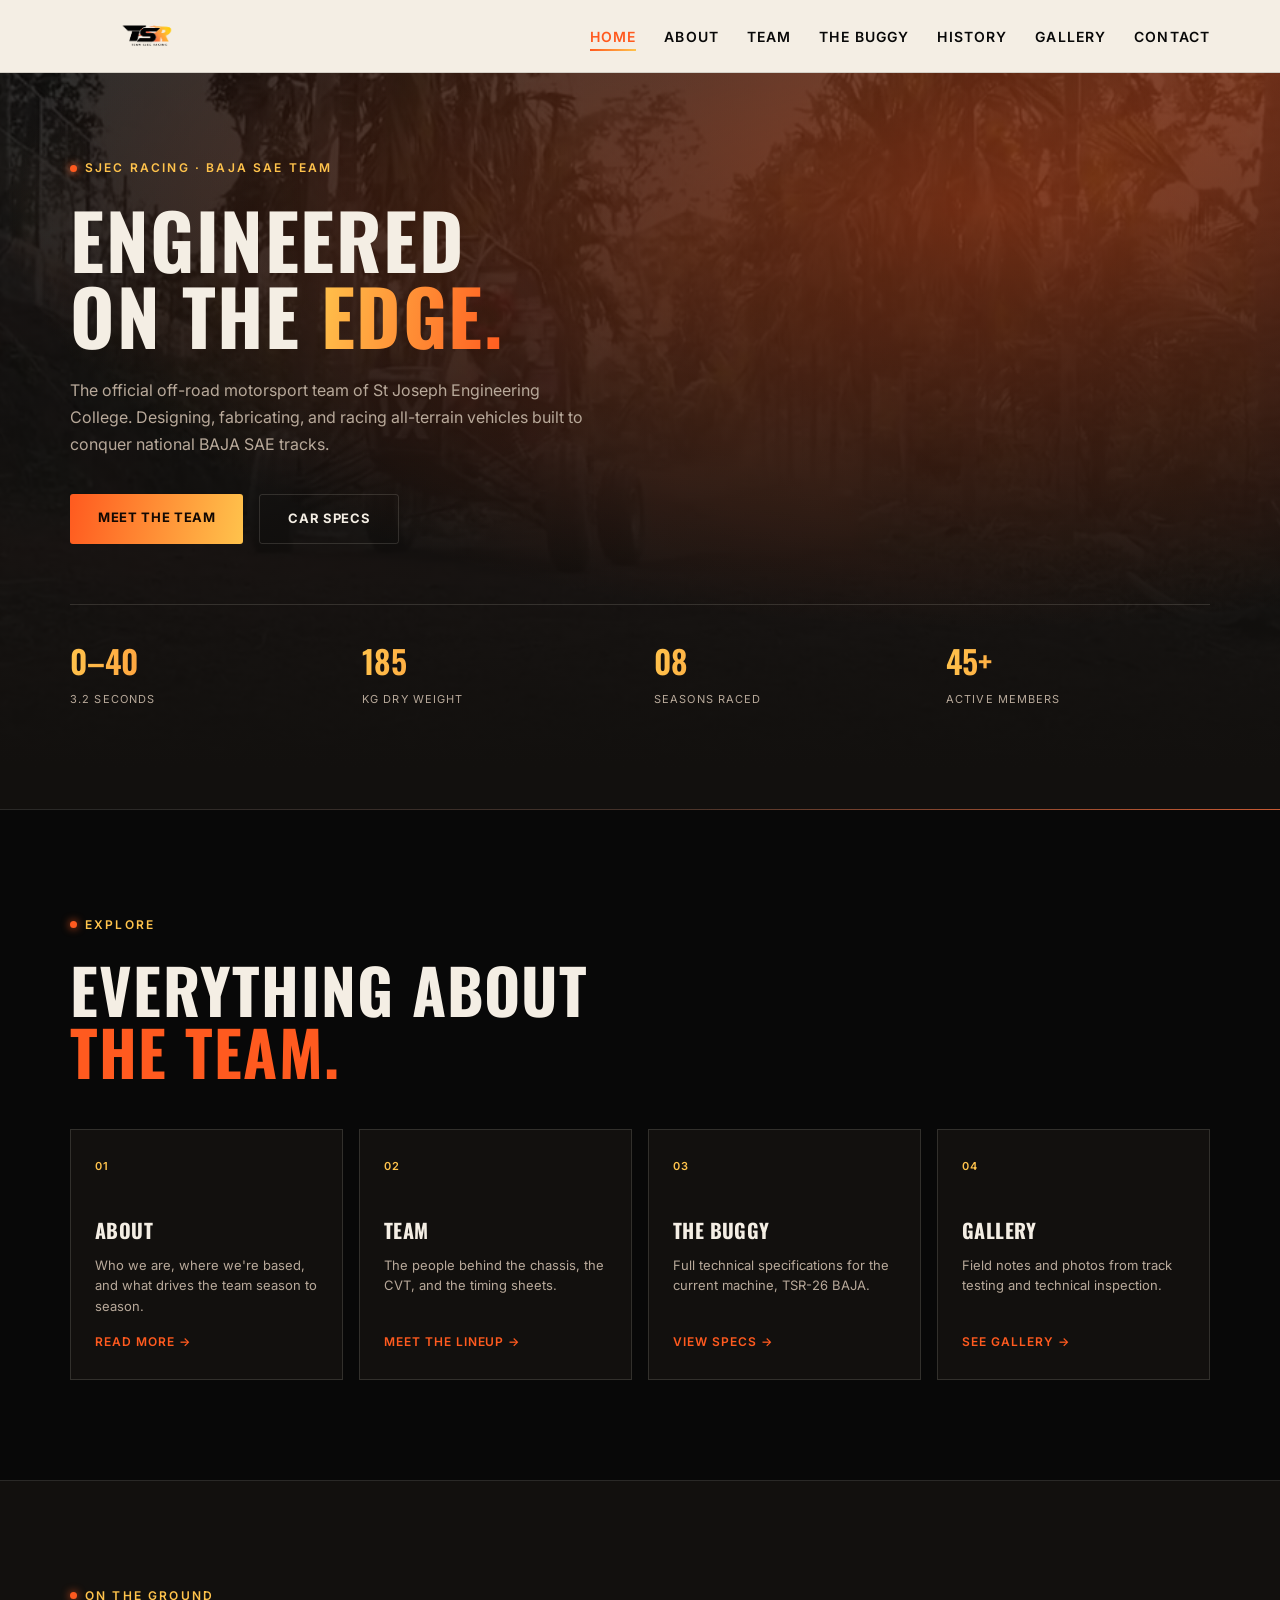
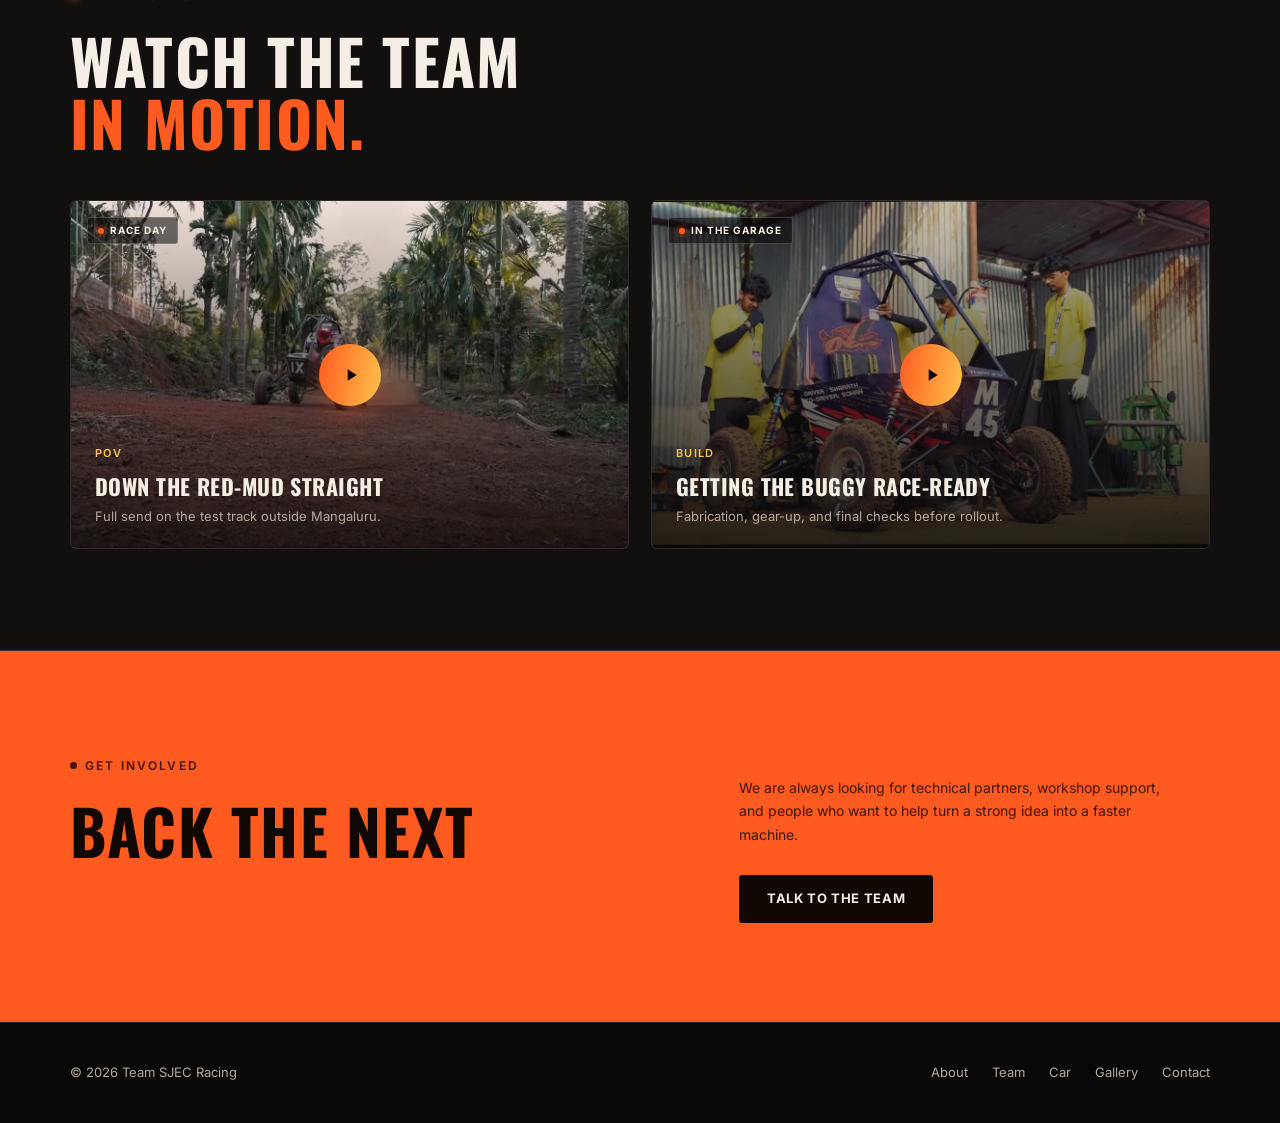
<file: index.html>
<!DOCTYPE html>
<html lang="en">
<head>
  <meta charset="UTF-8">
  <meta name="viewport" content="width=device-width, initial-scale=1.0">
  <title>Team SJEC Racing — Home</title>
  <link rel="preconnect" href="https://fonts.googleapis.com">
  <link href="https://fonts.googleapis.com/css2?family=Oswald:wght@400;500;600;700&family=Inter:wght@400;500;600&display=swap" rel="stylesheet">
  <link rel="stylesheet" href="style.css">
</head>
<body>

  <!-- Navigation -->
  <header>
    <div class="wrap">
      <nav>
        <a href="index.html" class="logo-link">
          <img src="logo.png" alt="Team SJEC Racing logo">
        </a>
        <ul class="navlinks">
          <li><a href="index.html" class="active">Home</a></li>
          <li><a href="about.html">About</a></li>
          <li><a href="team.html">Team</a></li>
          <li><a href="car.html">The Buggy</a></li>
          <li><a href="history.html">History</a></li>
          <li><a href="gallery.html">Gallery</a></li>
          <li><a href="contact.html">Contact</a></li>
        </ul>
      </nav>
    </div>
  </header>

  <!-- Hero Section -->
  <section class="hero">
    <div class="hero-media" id="hero-media"></div>
    <div class="wrap">
      <div class="eyebrow"><span class="dot"></span> <span id="team-tagline-eyebrow">SJEC RACING · BAJA SAE TEAM</span></div>
      <h1 id="hero-title">Engineered<br>on the <span class="accent">edge.</span></h1>
      <p class="lede" id="hero-desc"></p>

      <div class="hero-ctas">
        <a class="btn-primary" href="team.html">Meet The Team</a>
        <a class="btn-ghost" href="car.html">Car Specs</a>
      </div>

      <div class="stat-strip" id="stats-container">
        <!-- Injected via data.js -->
      </div>
    </div>
  </section>

  <!-- Section teasers, each linking to its own dedicated page -->
  <section class="content-section">
    <div class="wrap">
      <div class="section-heading">
        <div class="eyebrow"><span class="dot"></span> EXPLORE</div>
        <h2>Everything about<br><span class="accent">the team.</span></h2>
      </div>
      <div class="teaser-grid">
        <a class="teaser-card" href="about.html">
          <span class="card-index">01</span>
          <h3>About</h3>
          <p>Who we are, where we're based, and what drives the team season to season.</p>
          <span class="teaser-go">Read more →</span>
        </a>
        <a class="teaser-card" href="team.html">
          <span class="card-index">02</span>
          <h3>Team</h3>
          <p>The people behind the chassis, the CVT, and the timing sheets.</p>
          <span class="teaser-go">Meet the lineup →</span>
        </a>
        <a class="teaser-card" href="car.html">
          <span class="card-index">03</span>
          <h3>The Buggy</h3>
          <p>Full technical specifications for the current machine, <span id="teaser-car-model"></span>.</p>
          <span class="teaser-go">View specs →</span>
        </a>
        <a class="teaser-card" href="gallery.html">
          <span class="card-index">04</span>
          <h3>Gallery</h3>
          <p>Field notes and photos from track testing and technical inspection.</p>
          <span class="teaser-go">See gallery →</span>
        </a>
      </div>
    </div>
  </section>

  <!-- Video Reel Showcase -->
  <section class="reel-section">
    <div class="wrap">
      <div class="section-heading">
        <div class="eyebrow"><span class="dot"></span> ON THE GROUND</div>
        <h2>Watch the team<br><span class="accent">in motion.</span></h2>
      </div>
      <div class="reel-grid">
        <article class="reel-card" tabindex="0">
          <span class="reel-badge"><span class="rec-dot"></span> RACE DAY</span>
          <video src="reel-join.mp4" poster="reel-join-poster.jpg" muted loop playsinline preload="metadata"></video>
          <button class="reel-play" aria-label="Play race day clip">
            <svg viewBox="0 0 24 24"><path d="M8 5v14l11-7z"/></svg>
          </button>
          <div class="reel-info">
            <span class="card-index">POV</span>
            <h3>Down the red-mud straight</h3>
            <p>Full send on the test track outside Mangaluru.</p>
          </div>
        </article>
        <article class="reel-card" tabindex="0">
          <span class="reel-badge"><span class="rec-dot"></span> IN THE GARAGE</span>
          <video src="reel-recruit.mp4" poster="reel-recruit-poster.jpg" muted loop playsinline preload="metadata"></video>
          <button class="reel-play" aria-label="Play garage clip">
            <svg viewBox="0 0 24 24"><path d="M8 5v14l11-7z"/></svg>
          </button>
          <div class="reel-info">
            <span class="card-index">BUILD</span>
            <h3>Getting the buggy race-ready</h3>
            <p>Fabrication, gear-up, and final checks before rollout.</p>
          </div>
        </article>
      </div>
    </div>
  </section>

  <section class="contact-section" id="contact">
    <div class="wrap contact-inner">
      <div>
        <div class="eyebrow"><span class="dot"></span> GET INVOLVED</div>
        <h2>Back the next<br><span class="accent">starting line.</span></h2>
      </div>
      <div class="contact-copy">
        <p>We are always looking for technical partners, workshop support, and people who want to help turn a strong idea into a faster machine.</p>
        <a class="btn-primary" href="contact.html">Talk to the team</a>
      </div>
    </div>
  </section>

  <!-- Global Footer -->
  <footer>
    <div class="wrap footer-inner">
      <div id="footer-copy">© 2026 Team SJEC Racing</div>
      <div class="footer-links">
        <a href="about.html">About</a>
        <a href="team.html">Team</a>
        <a href="car.html">Car</a>
        <a href="gallery.html">Gallery</a>
        <a href="contact.html">Contact</a>
      </div>
    </div>
  </footer>

  <!-- Script Injection -->
  <script src="data.js"></script>
  <script>
    document.getElementById('hero-desc').textContent = TSR_DATA.team.description;

    document.getElementById('hero-media').innerHTML =
      `<video autoplay muted loop playsinline preload="auto" poster="hero-poster.jpg" aria-hidden="true">
        <source src="hero-loop.mp4" type="video/mp4">
       </video>`;

    document.getElementById('teaser-car-model').textContent = TSR_DATA.featuredCar.model;

    const statsContainer = document.getElementById('stats-container');
    statsContainer.innerHTML = TSR_DATA.team.stats.map(stat => `
      <div class="stat">
        <b>${stat.value}</b>
        <span>${stat.label}</span>
      </div>
    `).join('');
  </script>
  <script src="motion.js"></script>
</body>
</html>
</file>
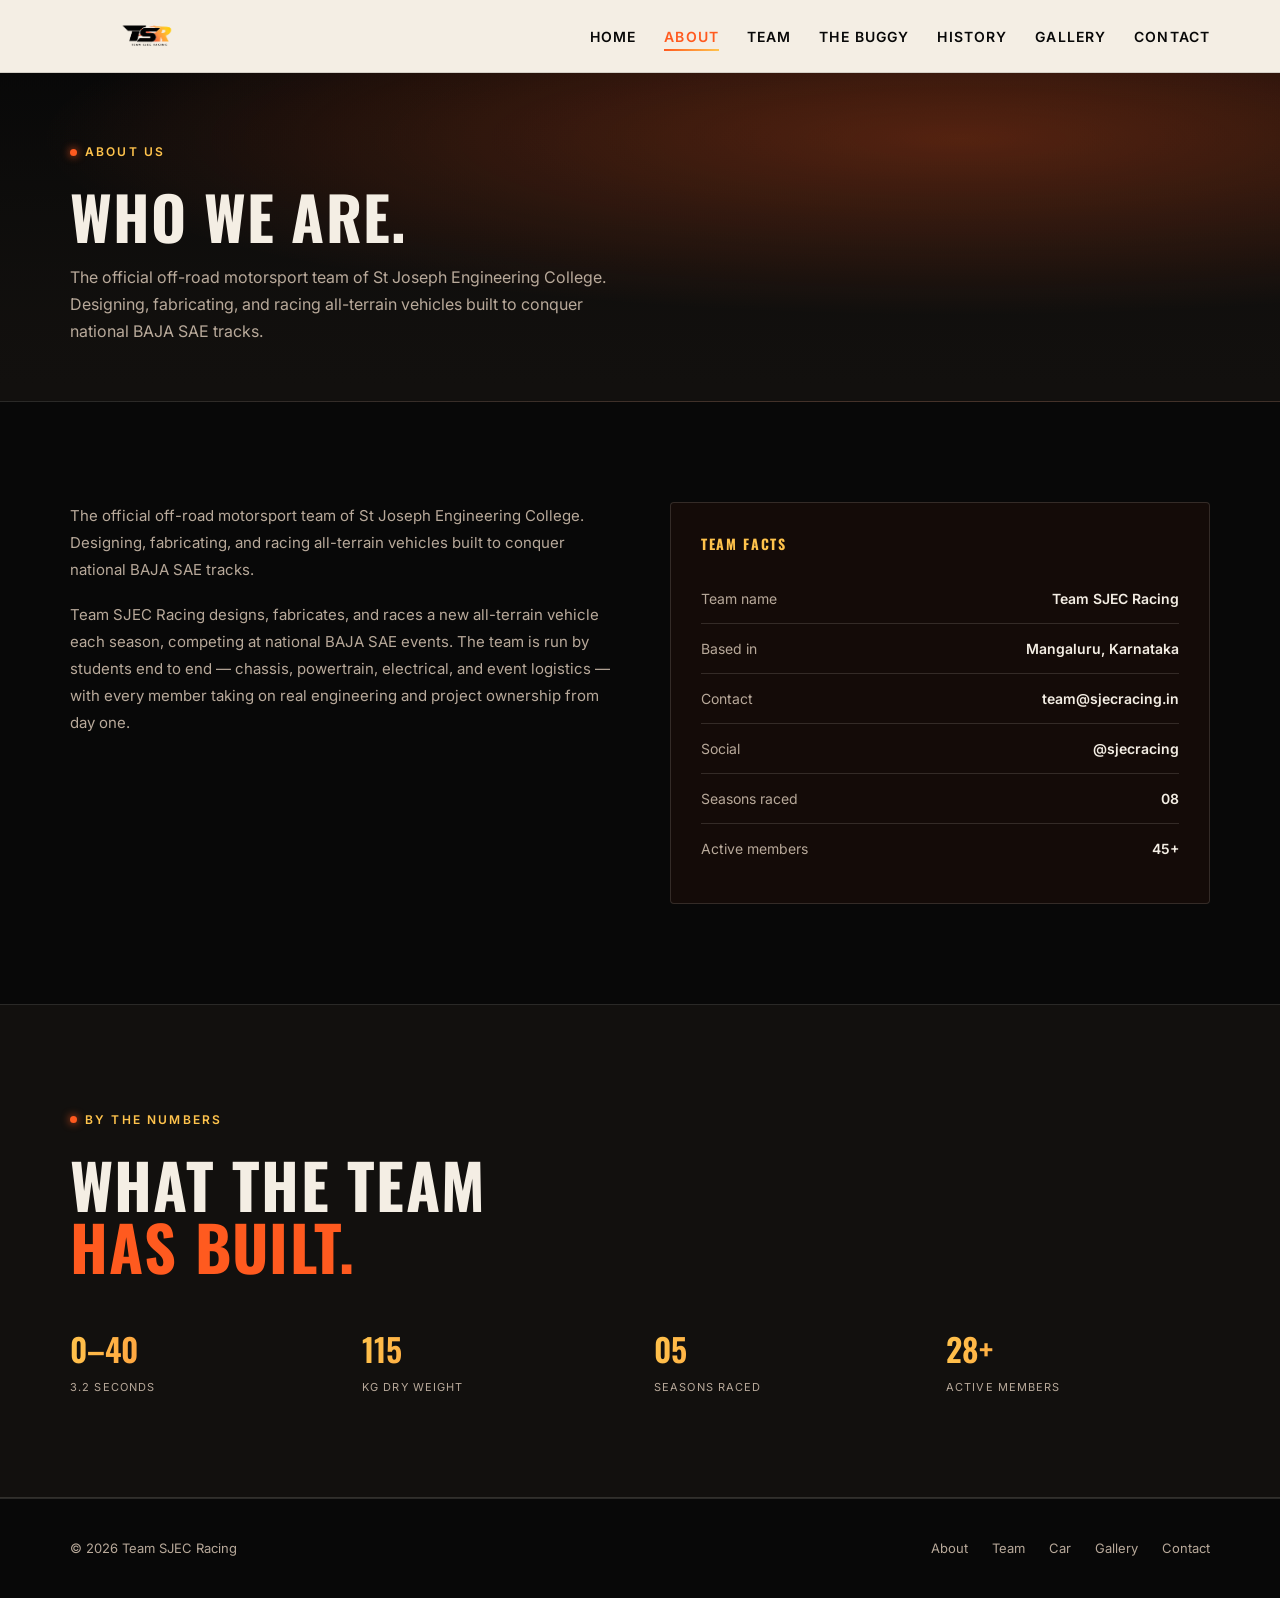
<file: about.html>
<!DOCTYPE html>
<html lang="en">
<head>
  <meta charset="UTF-8">
  <meta name="viewport" content="width=device-width, initial-scale=1.0">
  <title>Team SJEC Racing — About</title>
  <link rel="preconnect" href="https://fonts.googleapis.com">
  <link href="https://fonts.googleapis.com/css2?family=Oswald:wght@400;500;600;700&family=Inter:wght@400;500;600&display=swap" rel="stylesheet">
  <link rel="stylesheet" href="style.css">
</head>
<body>

  <header>
    <div class="wrap">
      <nav>
        <a href="index.html" class="logo-link">
          <img src="logo.png" alt="Team SJEC Racing logo">
        </a>
        <ul class="navlinks">
          <li><a href="index.html">Home</a></li>
          <li><a href="about.html" class="active">About</a></li>
          <li><a href="team.html">Team</a></li>
          <li><a href="car.html">The Buggy</a></li>
          <li><a href="history.html">History</a></li>
          <li><a href="gallery.html">Gallery</a></li>
          <li><a href="contact.html">Contact</a></li>
        </ul>
      </nav>
    </div>
  </header>

  <section class="page-header">
    <div class="page-header-media">
      <video autoplay muted loop playsinline preload="none" aria-hidden="true">
        <source src="hero-loop.mp4" type="video/mp4">
      </video>
    </div>
    <div class="wrap">
      <div class="eyebrow"><span class="dot"></span> ABOUT US</div>
      <h1>Who we <span class="accent">are.</span></h1>
      <p class="lede" id="about-desc"></p>
    </div>
  </section>

  <section class="content-section">
    <div class="wrap about-grid">
      <div class="about-copy">
        <p id="about-copy-1"></p>
        <p id="about-copy-2"></p>
      </div>
      <div class="about-facts">
        <h3 style="font-size:14px; letter-spacing:0.12em; color: var(--gold); margin-bottom:20px;">TEAM FACTS</h3>
        <div class="fact-row"><span>Team name</span><b id="fact-name"></b></div>
        <div class="fact-row"><span>Based in</span><b id="fact-location"></b></div>
        <div class="fact-row"><span>Contact</span><b id="fact-email"></b></div>
        <div class="fact-row"><span>Social</span><b id="fact-social"></b></div>
        <div class="fact-row"><span>Seasons raced</span><b id="fact-seasons"></b></div>
        <div class="fact-row"><span>Active members</span><b id="fact-members"></b></div>
      </div>
    </div>
  </section>

  <section class="content-section gallery-section">
    <div class="wrap">
      <div class="section-heading">
        <div class="eyebrow"><span class="dot"></span> BY THE NUMBERS</div>
        <h2>What the team<br><span class="accent">has built.</span></h2>
      </div>
      <div class="stat-strip" id="about-stats" style="border-top:none; padding-top:0; margin-top:0;"></div>
    </div>
  </section>

  <footer>
    <div class="wrap footer-inner">
      <div id="footer-copy">© 2026 Team SJEC Racing</div>
      <div class="footer-links">
        <a href="about.html">About</a>
        <a href="team.html">Team</a>
        <a href="car.html">Car</a>
        <a href="gallery.html">Gallery</a>
        <a href="contact.html">Contact</a>
      </div>
    </div>
  </footer>

  <script src="data.js"></script>
  <script>
    document.getElementById('about-desc').textContent = TSR_DATA.team.description;
    document.getElementById('about-copy-1').textContent = TSR_DATA.team.description;
    document.getElementById('about-copy-2').textContent =
      `${TSR_DATA.team.name} designs, fabricates, and races a new all-terrain vehicle each season, competing at national BAJA SAE events. The team is run by students end to end — chassis, powertrain, electrical, and event logistics — with every member taking on real engineering and project ownership from day one.`;

    document.getElementById('fact-name').textContent = TSR_DATA.team.name;
    document.getElementById('fact-location').textContent = TSR_DATA.team.location;
    document.getElementById('fact-email').textContent = TSR_DATA.team.email;
    document.getElementById('fact-social').textContent = TSR_DATA.team.social;

    const seasons = TSR_DATA.team.stats.find(s => s.label.toLowerCase().includes('season'));
    const members = TSR_DATA.team.stats.find(s => s.label.toLowerCase().includes('member'));
    document.getElementById('fact-seasons').textContent = seasons ? seasons.value : '—';
    document.getElementById('fact-members').textContent = members ? members.value : '—';

    document.getElementById('about-stats').innerHTML = TSR_DATA.team.stats.map(stat => `
      <div class="stat">
        <b>${stat.value}</b>
        <span>${stat.label}</span>
      </div>
    `).join('');
  </script>
  <script src="motion.js"></script>
</body>
</html>
</file>
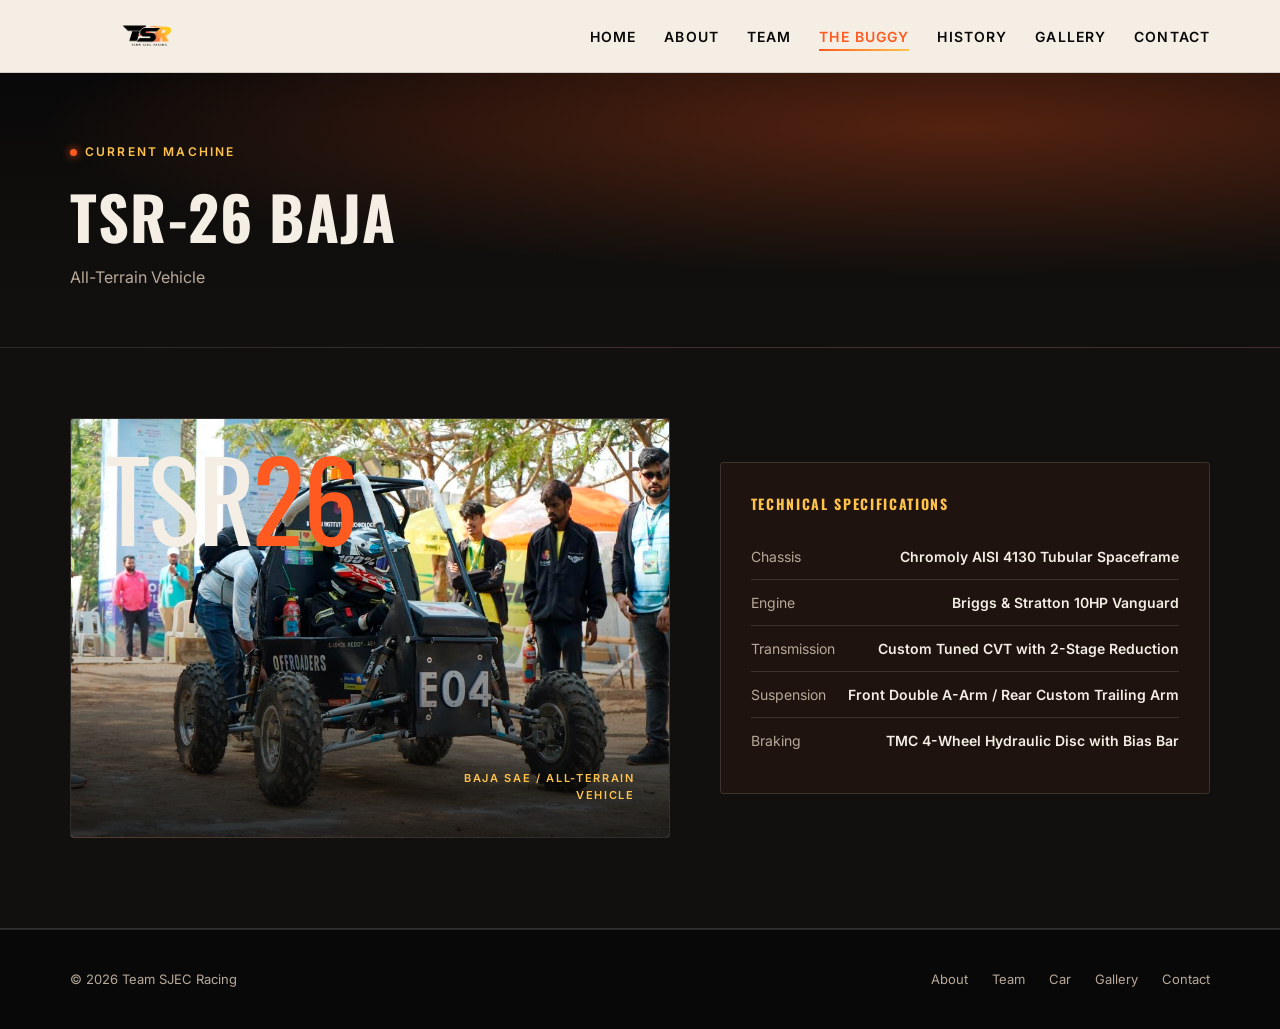
<file: car.html>
<!DOCTYPE html>
<html lang="en">
<head>
  <meta charset="UTF-8">
  <meta name="viewport" content="width=device-width, initial-scale=1.0">
  <title>Team SJEC Racing — The Buggy</title>
  <link rel="preconnect" href="https://fonts.googleapis.com">
  <link href="https://fonts.googleapis.com/css2?family=Oswald:wght@400;500;600;700&family=Inter:wght@400;500;600&display=swap" rel="stylesheet">
  <link rel="stylesheet" href="style.css">
</head>
<body>

  <header>
    <div class="wrap">
      <nav>
        <a href="index.html" class="logo-link">
          <img src="logo.png" alt="Team SJEC Racing logo">
        </a>
        <ul class="navlinks">
          <li><a href="index.html">Home</a></li>
          <li><a href="about.html">About</a></li>
          <li><a href="team.html">Team</a></li>
          <li><a href="car.html" class="active">The Buggy</a></li>
          <li><a href="history.html">History</a></li>
          <li><a href="gallery.html">Gallery</a></li>
          <li><a href="contact.html">Contact</a></li>
        </ul>
      </nav>
    </div>
  </header>

  <section class="page-header">
    <div class="page-header-media">
      <video autoplay muted loop playsinline preload="none" aria-hidden="true">
        <source src="hero-loop.mp4" type="video/mp4">
      </video>
    </div>
    <div class="wrap">
      <div class="eyebrow"><span class="dot"></span> CURRENT MACHINE</div>
      <h1 id="car-model-name">TSR-26</h1>
      <p class="lede" id="car-type"></p>
    </div>
  </section>

  <section class="spotlight" style="padding-top:70px;">
    <div class="wrap">
      <div class="spotlight-grid">
        <div class="spotlight-image" id="car-spotlight" aria-label="TSR-26 Baja vehicle profile">
          <span class="machine-number">TSR<span>26</span></span>
          <span class="machine-label">BAJA SAE / ALL-TERRAIN VEHICLE</span>
        </div>
        <div>
          <div class="spec-table">
            <h3 id="car-spec-title">TECHNICAL SPECIFICATIONS</h3>
            <div id="spec-rows-container">
              <!-- Injected via data.js -->
            </div>
          </div>
        </div>
      </div>
    </div>
  </section>

  <footer>
    <div class="wrap footer-inner">
      <div id="footer-copy">© 2026 Team SJEC Racing</div>
      <div class="footer-links">
        <a href="about.html">About</a>
        <a href="team.html">Team</a>
        <a href="car.html">Car</a>
        <a href="gallery.html">Gallery</a>
        <a href="contact.html">Contact</a>
      </div>
    </div>
  </footer>

  <script src="data.js"></script>
  <script>
    document.getElementById('car-model-name').textContent = TSR_DATA.featuredCar.model;
    document.getElementById('car-type').textContent = TSR_DATA.featuredCar.type;

    if (TSR_DATA.featuredCar.image) {
      const spotlight = document.getElementById('car-spotlight');
      const img = document.createElement('img');
      img.src = TSR_DATA.featuredCar.image;
      img.alt = TSR_DATA.featuredCar.model;
      img.onerror = () => { img.remove(); spotlight.classList.remove('has-photo'); };
      spotlight.classList.add('has-photo');
      spotlight.prepend(img);
    }

    const specsContainer = document.getElementById('spec-rows-container');
    specsContainer.innerHTML = TSR_DATA.featuredCar.specs.map(spec => `
      <div class="spec-row">
        <span>${spec.label}</span>
        <b>${spec.value}</b>
      </div>
    `).join('');
  </script>
  <script src="motion.js"></script>
</body>
</html>
</file>
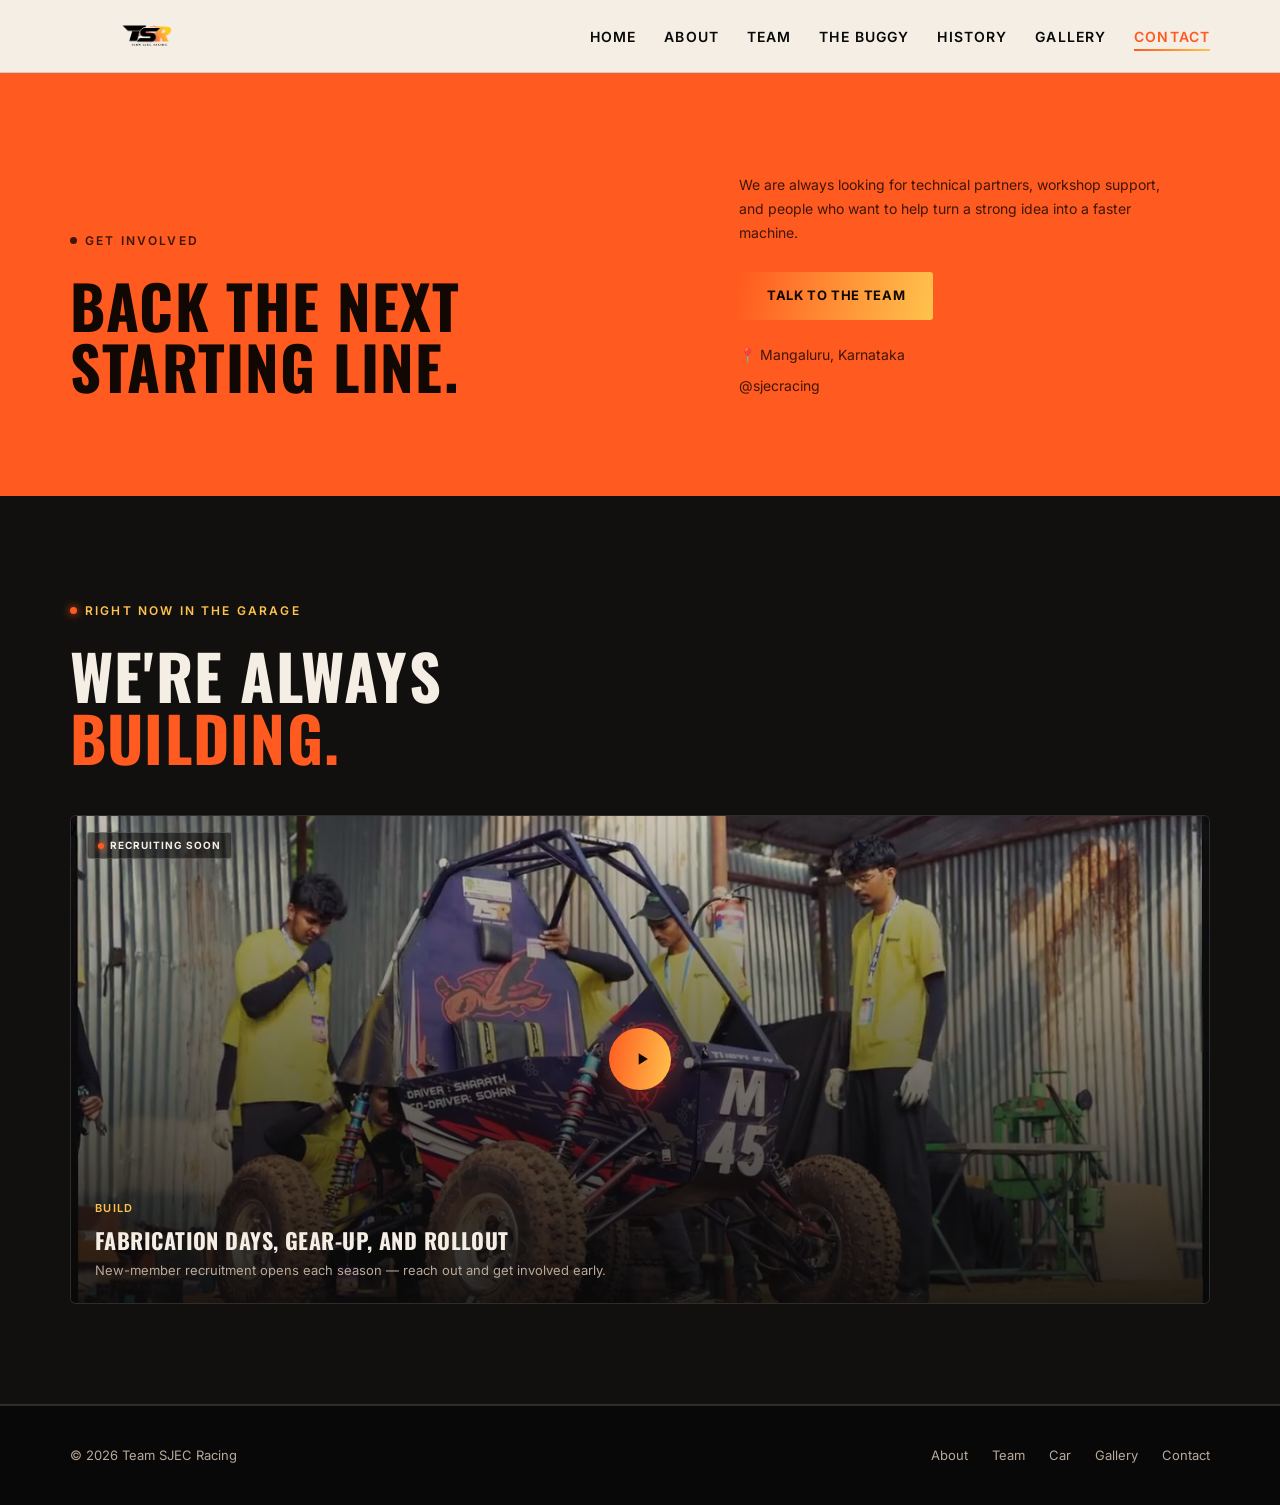
<file: contact.html>
<!DOCTYPE html>
<html lang="en">
<head>
  <meta charset="UTF-8">
  <meta name="viewport" content="width=device-width, initial-scale=1.0">
  <title>Team SJEC Racing — Contact</title>
  <link rel="preconnect" href="https://fonts.googleapis.com">
  <link href="https://fonts.googleapis.com/css2?family=Oswald:wght@400;500;600;700&family=Inter:wght@400;500;600&display=swap" rel="stylesheet">
  <link rel="stylesheet" href="style.css">
</head>
<body>

  <header>
    <div class="wrap">
      <nav>
        <a href="index.html" class="logo-link">
          <img src="logo.png" alt="Team SJEC Racing logo">
        </a>
        <ul class="navlinks">
          <li><a href="index.html">Home</a></li>
          <li><a href="about.html">About</a></li>
          <li><a href="team.html">Team</a></li>
          <li><a href="car.html">The Buggy</a></li>
          <li><a href="history.html">History</a></li>
          <li><a href="gallery.html">Gallery</a></li>
          <li><a href="contact.html" class="active">Contact</a></li>
        </ul>
      </nav>
    </div>
  </header>

  <section class="contact-page-section">
    <div class="wrap contact-page-inner">
      <div>
        <div class="eyebrow"><span class="dot"></span> GET INVOLVED</div>
        <h1>Back the next<br><span class="accent">starting line.</span></h1>
      </div>
      <div class="contact-copy">
        <p>We are always looking for technical partners, workshop support, and people who want to help turn a strong idea into a faster machine.</p>
        <a class="btn-primary" id="contact-email" href="mailto:team@sjecracing.in">Talk to the team</a>
        <div class="contact-details">
          <span id="contact-location-line"></span>
          <span id="contact-social-line"></span>
        </div>
      </div>
    </div>
  </section>

  <section class="reel-section">
    <div class="wrap">
      <div class="section-heading">
        <div class="eyebrow"><span class="dot"></span> RIGHT NOW IN THE GARAGE</div>
        <h2>We're always<br><span class="accent">building.</span></h2>
      </div>
      <article class="reel-card reel-card-wide" tabindex="0">
        <span class="reel-badge"><span class="rec-dot"></span> RECRUITING SOON</span>
        <video src="reel-recruit.mp4" poster="reel-recruit-poster.jpg" muted loop playsinline preload="metadata"></video>
        <button class="reel-play" aria-label="Play recruitment clip">
          <svg viewBox="0 0 24 24"><path d="M8 5v14l11-7z"/></svg>
        </button>
        <div class="reel-info">
          <span class="card-index">BUILD</span>
          <h3>Fabrication days, gear-up, and rollout</h3>
          <p>New-member recruitment opens each season — reach out and get involved early.</p>
        </div>
      </article>
    </div>
  </section>

  <footer>
    <div class="wrap footer-inner">
      <div id="footer-copy">© 2026 Team SJEC Racing</div>
      <div class="footer-links">
        <a href="about.html">About</a>
        <a href="team.html">Team</a>
        <a href="car.html">Car</a>
        <a href="gallery.html">Gallery</a>
        <a href="contact.html">Contact</a>
      </div>
    </div>
  </footer>

  <script src="data.js"></script>
  <script>
    document.getElementById('contact-email').href = `mailto:${TSR_DATA.team.email}`;
    document.getElementById('contact-email').textContent = 'Talk to the team';
    document.getElementById('contact-location-line').textContent = `📍 ${TSR_DATA.team.location}`;
    document.getElementById('contact-social-line').textContent = `${TSR_DATA.team.social}`;
  </script>
  <script src="motion.js"></script>
</body>
</html>
</file>
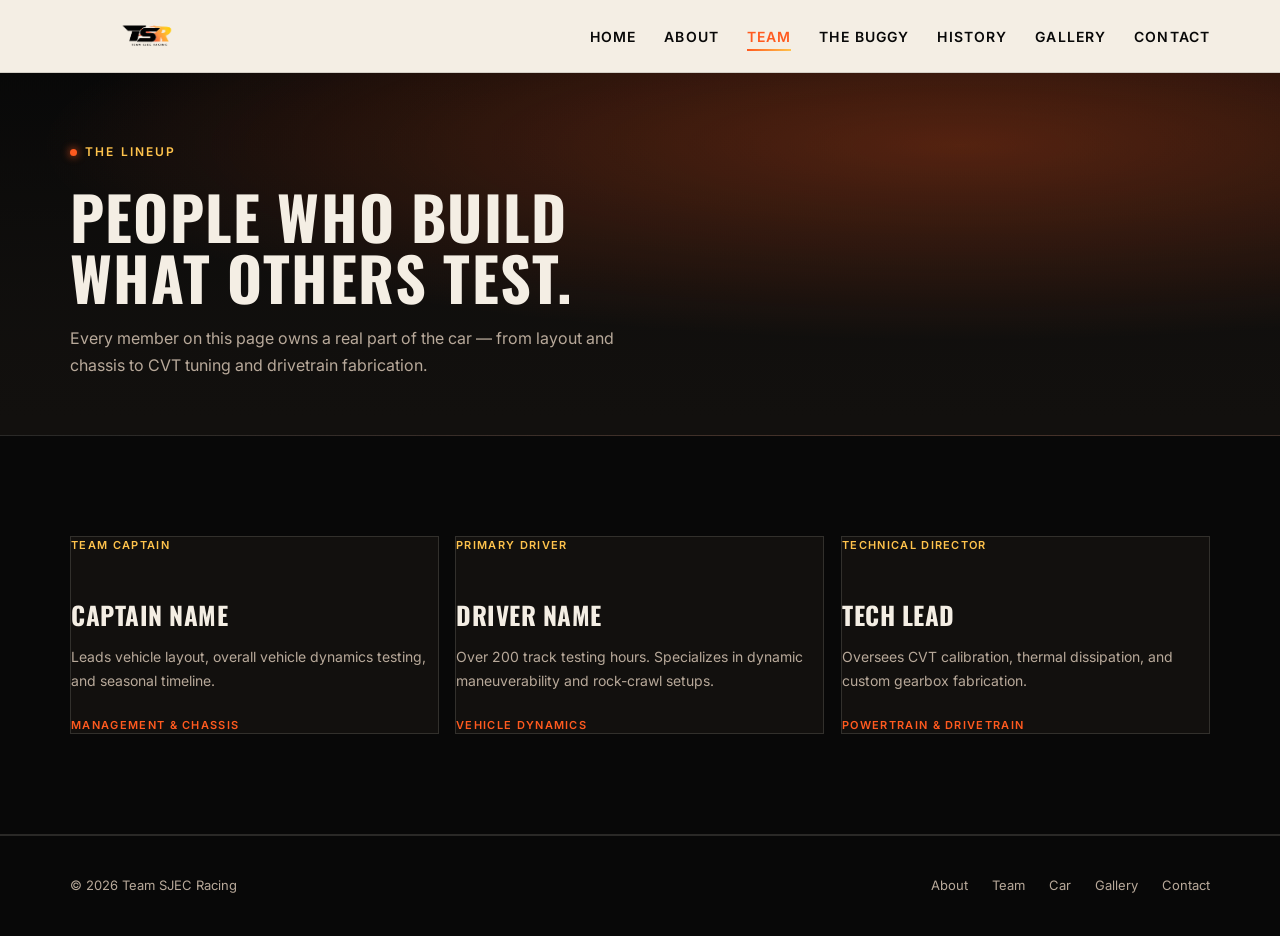
<file: team.html>
<!DOCTYPE html>
<html lang="en">
<head>
  <meta charset="UTF-8">
  <meta name="viewport" content="width=device-width, initial-scale=1.0">
  <title>Team SJEC Racing — Team</title>
  <link rel="preconnect" href="https://fonts.googleapis.com">
  <link href="https://fonts.googleapis.com/css2?family=Oswald:wght@400;500;600;700&family=Inter:wght@400;500;600&display=swap" rel="stylesheet">
  <link rel="stylesheet" href="style.css">
</head>
<body>

  <header>
    <div class="wrap">
      <nav>
        <a href="index.html" class="logo-link">
          <img src="logo.png" alt="Team SJEC Racing logo">
        </a>
        <ul class="navlinks">
          <li><a href="index.html">Home</a></li>
          <li><a href="about.html">About</a></li>
          <li><a href="team.html" class="active">Team</a></li>
          <li><a href="car.html">The Buggy</a></li>
          <li><a href="history.html">History</a></li>
          <li><a href="gallery.html">Gallery</a></li>
          <li><a href="contact.html">Contact</a></li>
        </ul>
      </nav>
    </div>
  </header>

  <section class="page-header">
    <div class="page-header-media">
      <video autoplay muted loop playsinline preload="none" aria-hidden="true">
        <source src="hero-loop.mp4" type="video/mp4">
      </video>
    </div>
    <div class="wrap">
      <div class="eyebrow"><span class="dot"></span> THE LINEUP</div>
      <h1>People who build<br><span class="accent">what others test.</span></h1>
      <p class="lede">Every member on this page owns a real part of the car — from layout and chassis to CVT tuning and drivetrain fabrication.</p>
    </div>
  </section>

  <section class="content-section">
    <div class="wrap">
      <div class="member-grid" id="members-container"></div>
    </div>
  </section>

  <footer>
    <div class="wrap footer-inner">
      <div id="footer-copy">© 2026 Team SJEC Racing</div>
      <div class="footer-links">
        <a href="about.html">About</a>
        <a href="team.html">Team</a>
        <a href="car.html">Car</a>
        <a href="gallery.html">Gallery</a>
        <a href="contact.html">Contact</a>
      </div>
    </div>
  </footer>

  <script src="data.js"></script>
  <script>
    document.getElementById('members-container').innerHTML = TSR_DATA.members.map(member => `
      <article class="member-card">
        <span class="card-index">${member.role}</span>
        <h3>${member.name}</h3>
        <p>${member.bio}</p>
        <span class="card-subteam">${member.subteam}</span>
      </article>
    `).join('');
  </script>
  <script src="motion.js"></script>
</body>
</html>
</file>
<file: style.css>
:root {
  --black: #080808;
  --charcoal: #12100e;
  --orange-hot: #FF5A1F;
  --orange-deep: #b93f16;
  --gold: #ffc34c;
  --cream: #F4EEE4;
  --muted: #B8A99A;
  --line: rgba(244, 238, 228, 0.14);
}

* {
  box-sizing: border-box;
  margin: 0;
  padding: 0;
}

body {
  background: var(--black);
  color: var(--cream);
  font-family: 'Inter', sans-serif;
  overflow-x: hidden;
  line-height: 1.5;
}

h1, h2, h3, h4, .display {
  font-family: 'Oswald', sans-serif;
  text-transform: uppercase;
  letter-spacing: 0.02em;
}

a {
  color: inherit;
  text-decoration: none;
}

.wrap {
  max-width: 1200px;
  margin: 0 auto;
  padding: 0 30px;
}

/* Header & Navigation */
header {
  position: sticky;
  top: 0;
  z-index: 100;
  background: var(--cream);
  backdrop-filter: blur(10px);
  border-bottom: 1px solid rgba(8, 8, 8, 0.14);
}

nav {
  display: flex;
  align-items: center;
  justify-content: space-between;
  padding: 12px 0;
}

.logo-link {
  display: flex;
  align-items: center;
  gap: 12px;
}

.logo-link img {
  height: 48px;
  width: 154px;
  object-fit: contain;
  display: block;
}

.logo-link span {
  display: none;
}

.navlinks {
  display: flex;
  gap: 28px;
  list-style: none;
}

.navlinks a {
  font-size: 14px;
  font-weight: 600;
  letter-spacing: 0.08em;
  text-transform: uppercase;
  color: var(--black);
  transition: color 0.2s ease;
}

.navlinks a:hover,
.navlinks a.active {
  color: var(--orange-hot);
}

/* Hero Section */
.hero {
  position: relative;
  padding: 80px 0 100px;
  background:
    radial-gradient(120% 90% at 75% 20%, rgba(255, 90, 31, 0.25), transparent 60%),
    radial-gradient(80% 60% at 100% 0%, var(--orange-deep) 0%, transparent 60%),
    linear-gradient(180deg, var(--black) 0%, var(--charcoal) 100%);
  border-bottom: 1px solid var(--line);
  overflow: hidden;
}

.hero-media {
  position: absolute;
  inset: 0;
  z-index: 0;
}

.hero-media img {
  width: 100%;
  height: 100%;
  object-fit: cover;
  opacity: 0.28;
  filter: grayscale(25%) contrast(1.05);
}

.hero-media::after {
  content: "";
  position: absolute;
  inset: 0;
  background:
    radial-gradient(120% 90% at 75% 20%, rgba(255, 90, 31, 0.35), transparent 60%),
    linear-gradient(180deg, rgba(11, 11, 11, 0.55) 0%, var(--charcoal) 92%);
}

.hero > .wrap {
  position: relative;
  z-index: 1;
}

.eyebrow {
  display: inline-flex;
  align-items: center;
  gap: 8px;
  font-size: 12px;
  letter-spacing: 0.18em;
  color: var(--gold);
  font-weight: 600;
  margin-bottom: 24px;
}

.eyebrow .dot {
  width: 7px;
  height: 7px;
  border-radius: 50%;
  background: var(--orange-hot);
  box-shadow: 0 0 8px var(--orange-hot);
}

.hero h1 {
  font-size: clamp(48px, 6vw, 76px);
  line-height: 1;
  font-weight: 700;
  max-width: 850px;
}

.hero h1 .accent {
  background: linear-gradient(100deg, var(--gold), var(--orange-hot));
  -webkit-background-clip: text;
  background-clip: text;
  color: transparent;
}

.hero p.lede {
  max-width: 520px;
  margin-top: 24px;
  font-size: 16px;
  color: var(--muted);
  line-height: 1.7;
}

.hero-ctas {
  display: flex;
  gap: 16px;
  margin-top: 36px;
}

.btn-primary {
  padding: 14px 28px;
  font-weight: 700;
  font-size: 13px;
  letter-spacing: 0.05em;
  text-transform: uppercase;
  background: linear-gradient(100deg, var(--orange-hot), var(--gold));
  color: #120803;
  border-radius: 3px;
  display: inline-block;
  transition: transform 0.15s ease, opacity 0.2s ease;
}

.btn-ghost {
  padding: 14px 28px;
  font-weight: 700;
  font-size: 13px;
  letter-spacing: 0.05em;
  text-transform: uppercase;
  border: 1px solid var(--line);
  color: var(--cream);
  border-radius: 3px;
  display: inline-block;
  transition: background 0.2s ease;
}

.btn-primary:hover { opacity: 0.92; transform: translateY(-1px); }
.btn-ghost:hover { background: rgba(255, 255, 255, 0.05); }

/* Quick Stats Bar */
.stat-strip {
  display: grid;
  grid-template-columns: repeat(auto-fit, minmax(130px, 1fr));
  gap: 28px;
  margin-top: 60px;
  padding-top: 32px;
  border-top: 1px solid var(--line);
}

.stat b {
  display: block;
  font-family: 'Oswald';
  font-size: 32px;
  font-weight: 600;
  background: linear-gradient(100deg, var(--gold), var(--orange-hot));
  -webkit-background-clip: text;
  background-clip: text;
  color: transparent;
}

.stat span {
  font-size: 11px;
  letter-spacing: 0.1em;
  color: var(--muted);
  text-transform: uppercase;
}

/* Feature Spotlight Grid */
.spotlight {
  padding: 90px 0;
  background: var(--charcoal);
  border-bottom: 1px solid var(--line);
}

.spotlight-grid {
  display: grid;
  grid-template-columns: 1.1fr 0.9fr;
  gap: 50px;
  align-items: center;
}

.spotlight-image {
  position: relative;
  min-height: 420px;
  border: 1px solid var(--line);
  border-radius: 4px;
  overflow: hidden;
  background:
    linear-gradient(135deg, rgba(255, 90, 31, 0.2), transparent 45%),
    repeating-linear-gradient(135deg, rgba(244, 238, 228, 0.06) 0 1px, transparent 1px 18px),
    #0d0d0c;
  display: flex;
  flex-direction: column;
  justify-content: space-between;
  padding: 34px;
}

.spotlight-image img {
  position: absolute;
  inset: 0;
  width: 100%;
  height: 100%;
  object-fit: cover;
  z-index: 0;
}

.spotlight-image.has-photo::before {
  content: "";
  position: absolute;
  inset: 0;
  z-index: 1;
  background: linear-gradient(180deg, rgba(11, 11, 11, 0) 40%, rgba(11, 11, 11, 0.85) 100%);
}

.spotlight-image.has-photo .machine-number,
.spotlight-image.has-photo .machine-label {
  position: relative;
  z-index: 2;
}

.spotlight-image.has-photo .machine-number {
  font-size: clamp(56px, 9vw, 110px);
}

.machine-number {
  font-family: 'Oswald', sans-serif;
  font-size: clamp(100px, 18vw, 220px);
  line-height: 0.8;
  color: var(--cream);
  letter-spacing: -0.02em;
}

.machine-number span {
  color: var(--orange-hot);
}

.machine-label {
  align-self: flex-end;
  max-width: 180px;
  color: var(--gold);
  font-size: 11px;
  font-weight: 600;
  letter-spacing: 0.15em;
  line-height: 1.5;
  text-align: right;
}

.content-section {
  padding: 100px 0;
  background: var(--black);
  border-bottom: 1px solid var(--line);
}

.section-heading {
  margin-bottom: 48px;
}

.section-heading h2,
.contact-section h2 {
  font-size: clamp(38px, 5vw, 62px);
  line-height: 1;
}

.section-heading .accent,
.contact-section .accent {
  color: var(--orange-hot);
}

.member-grid,
.gallery-grid {
  display: grid;
  grid-template-columns: repeat(3, 1fr);
  gap: 16px;
}

.member-card,
.field-card {
  border: 1px solid var(--line);
  background: var(--charcoal);
  overflow: hidden;
}

.field-photo {
  position: relative;
  aspect-ratio: 4 / 3;
  background: #161412;
  overflow: hidden;
}

.field-photo img {
  width: 100%;
  height: 100%;
  object-fit: cover;
  display: block;
  transition: transform 0.4s ease;
}

.field-card:hover .field-photo img {
  transform: scale(1.04);
}

.field-photo .field-number {
  position: absolute;
  top: 14px;
  left: 14px;
  padding: 4px 10px;
  background: rgba(11, 11, 11, 0.7);
  border: 1px solid rgba(244, 238, 228, 0.25);
  border-radius: 3px;
}

.field-card-body {
  padding: 22px 24px 26px;
}

.member-card {
  display: flex;
  flex-direction: column;
}

.card-index,
.card-subteam,
.field-number {
  color: var(--gold);
  font-size: 11px;
  font-weight: 600;
  letter-spacing: 0.12em;
  text-transform: uppercase;
}

.member-card h3 {
  margin-top: 42px;
  font-size: 25px;
}

.field-card h3 {
  margin-top: 0;
  font-size: 20px;
}

.member-card p,
.field-card p,
.contact-copy p {
  color: var(--muted);
  font-size: 14px;
  line-height: 1.7;
}

.member-card p {
  margin: 12px 0 24px;
}

.card-subteam {
  margin-top: auto;
  color: var(--orange-hot);
}

.gallery-section {
  background: var(--charcoal);
}

.field-photo.no-photo {
  display: flex;
  align-items: flex-end;
  padding: 22px;
  background: linear-gradient(145deg, rgba(255, 90, 31, 0.16), transparent 50%), #161412;
}

.field-card-2 .field-photo.no-photo { background: linear-gradient(145deg, rgba(255, 195, 76, 0.14), transparent 50%), #161412; }
.field-card-3 .field-photo.no-photo { background: linear-gradient(145deg, rgba(244, 238, 228, 0.1), transparent 50%), #161412; }

.field-number {
  font-family: 'Oswald', sans-serif;
  font-size: 42px;
  color: var(--orange-hot);
}

.field-card h3 {
  margin: 0 0 10px;
}

.contact-section {
  padding: 100px 0;
  background: var(--orange-hot);
  color: #120803;
}

.contact-section .eyebrow,
.contact-section .contact-copy p {
  color: #3f1609;
}

.contact-section .eyebrow .dot {
  background: #3f1609;
  box-shadow: none;
}

.contact-inner {
  display: grid;
  grid-template-columns: 1fr 0.8fr;
  gap: 80px;
  align-items: end;
}

.contact-copy p {
  margin-bottom: 28px;
  max-width: 430px;
}

.contact-section .btn-primary {
  background: #120803;
  color: var(--cream);
}

.spec-table {
  background: rgba(255, 90, 31, 0.05);
  border: 1px solid var(--line);
  border-radius: 4px;
  padding: 30px;
}

.spec-table h3 {
  font-size: 14px;
  letter-spacing: 0.12em;
  color: var(--gold);
  margin-bottom: 20px;
}

.spec-row {
  display: flex;
  justify-content: space-between;
  padding: 12px 0;
  border-bottom: 1px solid var(--line);
  font-size: 14px;
}

.spec-row:last-child { border-bottom: none; }
.spec-row span { color: var(--muted); }
.spec-row b { color: var(--cream); font-weight: 600; }

/* Interior page header (About / Team / Car / Gallery / Contact) */
.page-header {
  position: relative;
  padding: 64px 0 56px;
  background:
    radial-gradient(120% 90% at 75% 20%, rgba(255, 90, 31, 0.2), transparent 60%),
    linear-gradient(180deg, var(--black) 0%, var(--charcoal) 100%);
  border-bottom: 1px solid var(--line);
}

.page-header h1 {
  font-size: clamp(38px, 5vw, 60px);
  line-height: 1.02;
  font-weight: 700;
  max-width: 750px;
}

.page-header .lede {
  max-width: 560px;
  margin-top: 18px;
  font-size: 16px;
  color: var(--muted);
  line-height: 1.7;
}

/* Home page teaser grid */
.teaser-grid {
  display: grid;
  grid-template-columns: repeat(4, 1fr);
  gap: 16px;
}

.teaser-card {
  padding: 28px 24px;
  border: 1px solid var(--line);
  background: var(--charcoal);
  display: flex;
  flex-direction: column;
  min-height: 190px;
  transition: border-color 0.2s ease, transform 0.15s ease;
}

.teaser-card:hover {
  border-color: var(--orange-hot);
  transform: translateY(-2px);
}

.teaser-card h3 {
  font-size: 20px;
  margin-top: 40px;
}

.teaser-card p {
  color: var(--muted);
  font-size: 13px;
  line-height: 1.6;
  margin-top: 10px;
  flex: 1;
}

.teaser-card .teaser-go {
  margin-top: 16px;
  font-size: 12px;
  font-weight: 600;
  letter-spacing: 0.08em;
  text-transform: uppercase;
  color: var(--orange-hot);
}

/* About page layout */
.about-grid {
  display: grid;
  grid-template-columns: 1fr 1fr;
  gap: 60px;
  align-items: start;
}

.about-copy p {
  color: var(--muted);
  font-size: 15px;
  line-height: 1.8;
  margin-bottom: 18px;
}

.about-facts {
  border: 1px solid var(--line);
  background: rgba(255, 90, 31, 0.05);
  border-radius: 4px;
  padding: 30px;
}

.about-facts .fact-row {
  display: flex;
  justify-content: space-between;
  padding: 14px 0;
  border-bottom: 1px solid var(--line);
  font-size: 14px;
}

.about-facts .fact-row:last-child { border-bottom: none; }
.about-facts .fact-row span { color: var(--muted); }
.about-facts .fact-row b { color: var(--cream); font-weight: 600; }

/* Contact standalone page */
.contact-page-section {
  padding: 100px 0;
  background: var(--orange-hot);
  color: #120803;
}

.contact-page-section .eyebrow,
.contact-page-section .contact-copy p {
  color: #3f1609;
}

.contact-page-section .eyebrow .dot {
  background: #3f1609;
  box-shadow: none;
}

.contact-page-section h1 {
  font-size: clamp(38px, 5vw, 60px);
  line-height: 1.02;
}

.contact-page-inner {
  display: grid;
  grid-template-columns: 1fr 0.8fr;
  gap: 80px;
  align-items: end;
}

.contact-details {
  margin-top: 24px;
  display: flex;
  flex-direction: column;
  gap: 10px;
  font-size: 14px;
  color: #3f1609;
}

/* Footer */
footer {
  padding: 40px 0;
  background: var(--black);
  border-top: 1px solid var(--line);
}

.footer-inner {
  display: flex;
  justify-content: space-between;
  align-items: center;
  font-size: 13px;
  color: var(--muted);
}

.footer-links {
  display: flex;
  gap: 24px;
}

@media (max-width: 860px) {
  .navlinks { display: none; }
  .spotlight-grid { grid-template-columns: 1fr; }
  .spotlight-image { min-height: 280px; }
  .member-grid, .gallery-grid, .contact-inner { grid-template-columns: 1fr; }
  .contact-inner { gap: 36px; }
  .footer-inner { flex-direction: column; gap: 20px; text-align: center; }
  .teaser-grid { grid-template-columns: repeat(2, 1fr); }
  .about-grid { grid-template-columns: 1fr; gap: 36px; }
  .contact-page-inner { grid-template-columns: 1fr; gap: 36px; }
}

@media (max-width: 520px) {
  .teaser-grid { grid-template-columns: 1fr; }
}

@media (max-width: 520px) {
  .wrap { padding: 0 20px; }
  .hero { padding: 60px 0 70px; }
  .hero-ctas { flex-direction: column; align-items: stretch; }
  .hero-ctas a { text-align: center; }
  .spotlight, .content-section, .contact-section { padding: 70px 0; }
  .spotlight-image { min-height: 240px; padding: 24px; }
  .spec-table { padding: 22px; }
  .spec-row { gap: 20px; }
  .spec-row b { text-align: right; }
}

/* ============================================================
   DYNAMIC / MOTION LAYER
   Added on top of the original design — same colors, same logo,
   just a more alive, modern-feeling site.
   ============================================================ */

/* ---------- Scroll progress bar ---------- */
.scroll-progress {
  position: fixed;
  top: 0;
  left: 0;
  height: 3px;
  width: 0%;
  background: linear-gradient(90deg, var(--gold), var(--orange-hot));
  box-shadow: 0 0 10px rgba(255, 90, 31, 0.6);
  z-index: 300;
  transition: width 0.08s linear;
}

/* ---------- Header motion ---------- */
header {
  transition: padding 0.3s ease, box-shadow 0.3s ease;
}

header.scrolled {
  box-shadow: 0 8px 30px rgba(0, 0, 0, 0.18);
}


.logo-link img {
  transition: height 0.3s ease, width 0.3s ease;
}

header.scrolled {
  box-shadow: 0 8px 30px rgba(0, 0, 0, 0.18);
}

.navlinks a {
  position: relative;
}

.navlinks a::after {
  content: "";
  position: absolute;
  left: 0;
  right: 0;
  bottom: -6px;
  height: 2px;
  background: linear-gradient(90deg, var(--orange-hot), var(--gold));
  transform: scaleX(0);
  transform-origin: left;
  transition: transform 0.25s ease;
}

.navlinks a:hover::after,
.navlinks a.active::after {
  transform: scaleX(1);
}

/* ---------- Mobile nav toggle (hamburger) ---------- */
.nav-toggle {
  display: none;
  flex-direction: column;
  justify-content: center;
  align-items: center;
  gap: 5px;
  width: 40px;
  height: 40px;
  background: transparent;
  border: none;
  cursor: pointer;
  z-index: 210;
}

.nav-toggle span {
  display: block;
  width: 22px;
  height: 2px;
  background: var(--black);
  border-radius: 2px;
  transition: transform 0.3s ease, opacity 0.3s ease;
}

.nav-toggle.open span:nth-child(1) {
  transform: translateY(7px) rotate(45deg);
}
.nav-toggle.open span:nth-child(2) {
  opacity: 0;
}
.nav-toggle.open span:nth-child(3) {
  transform: translateY(-7px) rotate(-45deg);
}

.nav-scrim {
  position: fixed;
  inset: 0;
  background: rgba(8, 8, 8, 0.55);
  opacity: 0;
  pointer-events: none;
  transition: opacity 0.3s ease;
  z-index: 190;
}

.nav-scrim.show {
  opacity: 1;
  pointer-events: auto;
}

body.nav-locked {
  overflow: hidden;
}

/* ---------- Scroll reveal ---------- */
.reveal {
  opacity: 0;
  transform: translateY(28px);
  transition: opacity 0.7s cubic-bezier(0.16, 1, 0.3, 1), transform 0.7s cubic-bezier(0.16, 1, 0.3, 1);
  will-change: opacity, transform;
}

.reveal.is-visible {
  opacity: 1;
  transform: translateY(0);
}

/* ---------- Count-up pop (for non-numeric stats) ---------- */
.count-pop {
  animation: countPop 0.5s cubic-bezier(0.34, 1.56, 0.64, 1);
}

@keyframes countPop {
  0% { transform: scale(0.6); opacity: 0; }
  100% { transform: scale(1); opacity: 1; }
}

/* ---------- Hero video background ---------- */
.hero-media {
  transition: transform 0.1s linear;
}

.hero-media video,
.hero-media img {
  width: 100%;
  height: 100%;
  object-fit: cover;
  opacity: 0.34;
  filter: grayscale(15%) contrast(1.05);
}

/* ---------- Page header background video (interior pages) ---------- */
.page-header {
  overflow: hidden;
}

.page-header-media {
  position: absolute;
  inset: 0;
  z-index: 0;
}

.page-header-media video {
  width: 100%;
  height: 100%;
  object-fit: cover;
  opacity: 0.22;
  filter: grayscale(30%) contrast(1.05);
}

.page-header-media::after {
  content: "";
  position: absolute;
  inset: 0;
  background:
    radial-gradient(120% 90% at 75% 20%, rgba(255, 90, 31, 0.22), transparent 60%),
    linear-gradient(180deg, rgba(8, 8, 8, 0.35) 0%, var(--charcoal) 96%);
}

.page-header > .wrap {
  position: relative;
  z-index: 1;
}

/* ---------- Magnetic buttons ---------- */
.btn-primary,
.btn-ghost {
  transition: transform 0.15s ease, opacity 0.2s ease, background 0.2s ease;
}

/* ---------- Video reel showcase ---------- */
.reel-section {
  padding: 100px 0;
  background: var(--charcoal);
  border-bottom: 1px solid var(--line);
}

.reel-grid {
  display: grid;
  grid-template-columns: repeat(2, 1fr);
  gap: 22px;
}

.reel-card {
  position: relative;
  aspect-ratio: 16 / 10;
  border-radius: 6px;
  overflow: hidden;
  border: 1px solid var(--line);
  background: #0d0d0c;
  cursor: pointer;
}

.reel-card video {
  position: absolute;
  inset: 0;
  width: 100%;
  height: 100%;
  object-fit: cover;
  display: block;
}

.reel-card::before {
  content: "";
  position: absolute;
  inset: 0;
  z-index: 1;
  background: linear-gradient(180deg, rgba(8, 8, 8, 0.05) 0%, rgba(8, 8, 8, 0.85) 100%);
  transition: opacity 0.3s ease;
  pointer-events: none;
}

.reel-card.is-playing::before {
  opacity: 0.35;
}

.reel-info {
  position: absolute;
  left: 0;
  right: 0;
  bottom: 0;
  z-index: 2;
  padding: 22px 24px;
  pointer-events: none;
}

.reel-info .card-index {
  display: block;
  margin-bottom: 8px;
}

.reel-info h3 {
  font-size: 22px;
  margin: 0 0 4px;
}

.reel-info p {
  color: var(--muted);
  font-size: 13px;
}

.reel-play {
  position: absolute;
  top: 50%;
  left: 50%;
  transform: translate(-50%, -50%);
  z-index: 3;
  width: 62px;
  height: 62px;
  border-radius: 50%;
  border: none;
  background: linear-gradient(100deg, var(--orange-hot), var(--gold));
  display: flex;
  align-items: center;
  justify-content: center;
  cursor: pointer;
  box-shadow: 0 8px 30px rgba(255, 90, 31, 0.35);
  transition: transform 0.25s ease, opacity 0.25s ease;
}

.reel-play svg {
  width: 20px;
  height: 20px;
  fill: #120803;
  margin-left: 3px;
}

.reel-card.is-playing .reel-play {
  opacity: 0;
  transform: translate(-50%, -50%) scale(0.7);
  pointer-events: none;
}

.reel-card:hover .reel-play {
  transform: translate(-50%, -50%) scale(1.08);
}

.reel-badge {
  position: absolute;
  top: 16px;
  left: 16px;
  z-index: 2;
  display: inline-flex;
  align-items: center;
  gap: 6px;
  padding: 5px 10px;
  background: rgba(8, 8, 8, 0.55);
  border: 1px solid rgba(244, 238, 228, 0.2);
  border-radius: 3px;
  font-size: 10px;
  font-weight: 700;
  letter-spacing: 0.1em;
  color: var(--cream);
}

.reel-badge .rec-dot {
  width: 6px;
  height: 6px;
  border-radius: 50%;
  background: var(--orange-hot);
  box-shadow: 0 0 6px var(--orange-hot);
  animation: recPulse 1.4s infinite;
}

@keyframes recPulse {
  0%, 100% { opacity: 1; }
  50% { opacity: 0.25; }
}

/* ---------- Reduced motion ---------- */
@media (prefers-reduced-motion: reduce) {
  .reveal { transition: none; opacity: 1; transform: none; }
  .count-pop { animation: none; }
  .hero-media, header, .logo-link img { transition: none; }
}

@media (max-width: 860px) {header { z-index: 300; }
  .nav-toggle { display: flex; }

  .navlinks {
    display: flex;
    position: fixed;
    top: 0;
    right: 0;
    height: 100vh;
    width: min(78vw, 320px);
    background: var(--cream);
    flex-direction: column;
    justify-content: center;
    align-items: flex-start;
    gap: 26px;
    padding: 40px;
    transform: translateX(100%);
    transition: transform 0.35s cubic-bezier(0.16, 1, 0.3, 1);
    z-index: 200;
    box-shadow: -10px 0 40px rgba(0, 0, 0, 0.25);
  }

  .navlinks.open {
    transform: translateX(0);
  }

  .navlinks a {
    font-size: 18px;
  }

  .reel-grid { grid-template-columns: 1fr; }
}

@media (max-width: 520px) {
  .reel-section { padding: 70px 0; }
}

.reel-card-wide {
  aspect-ratio: 21 / 9;
}

@media (max-width: 700px) {
  .reel-card-wide { aspect-ratio: 4 / 3; }
}
</file>
